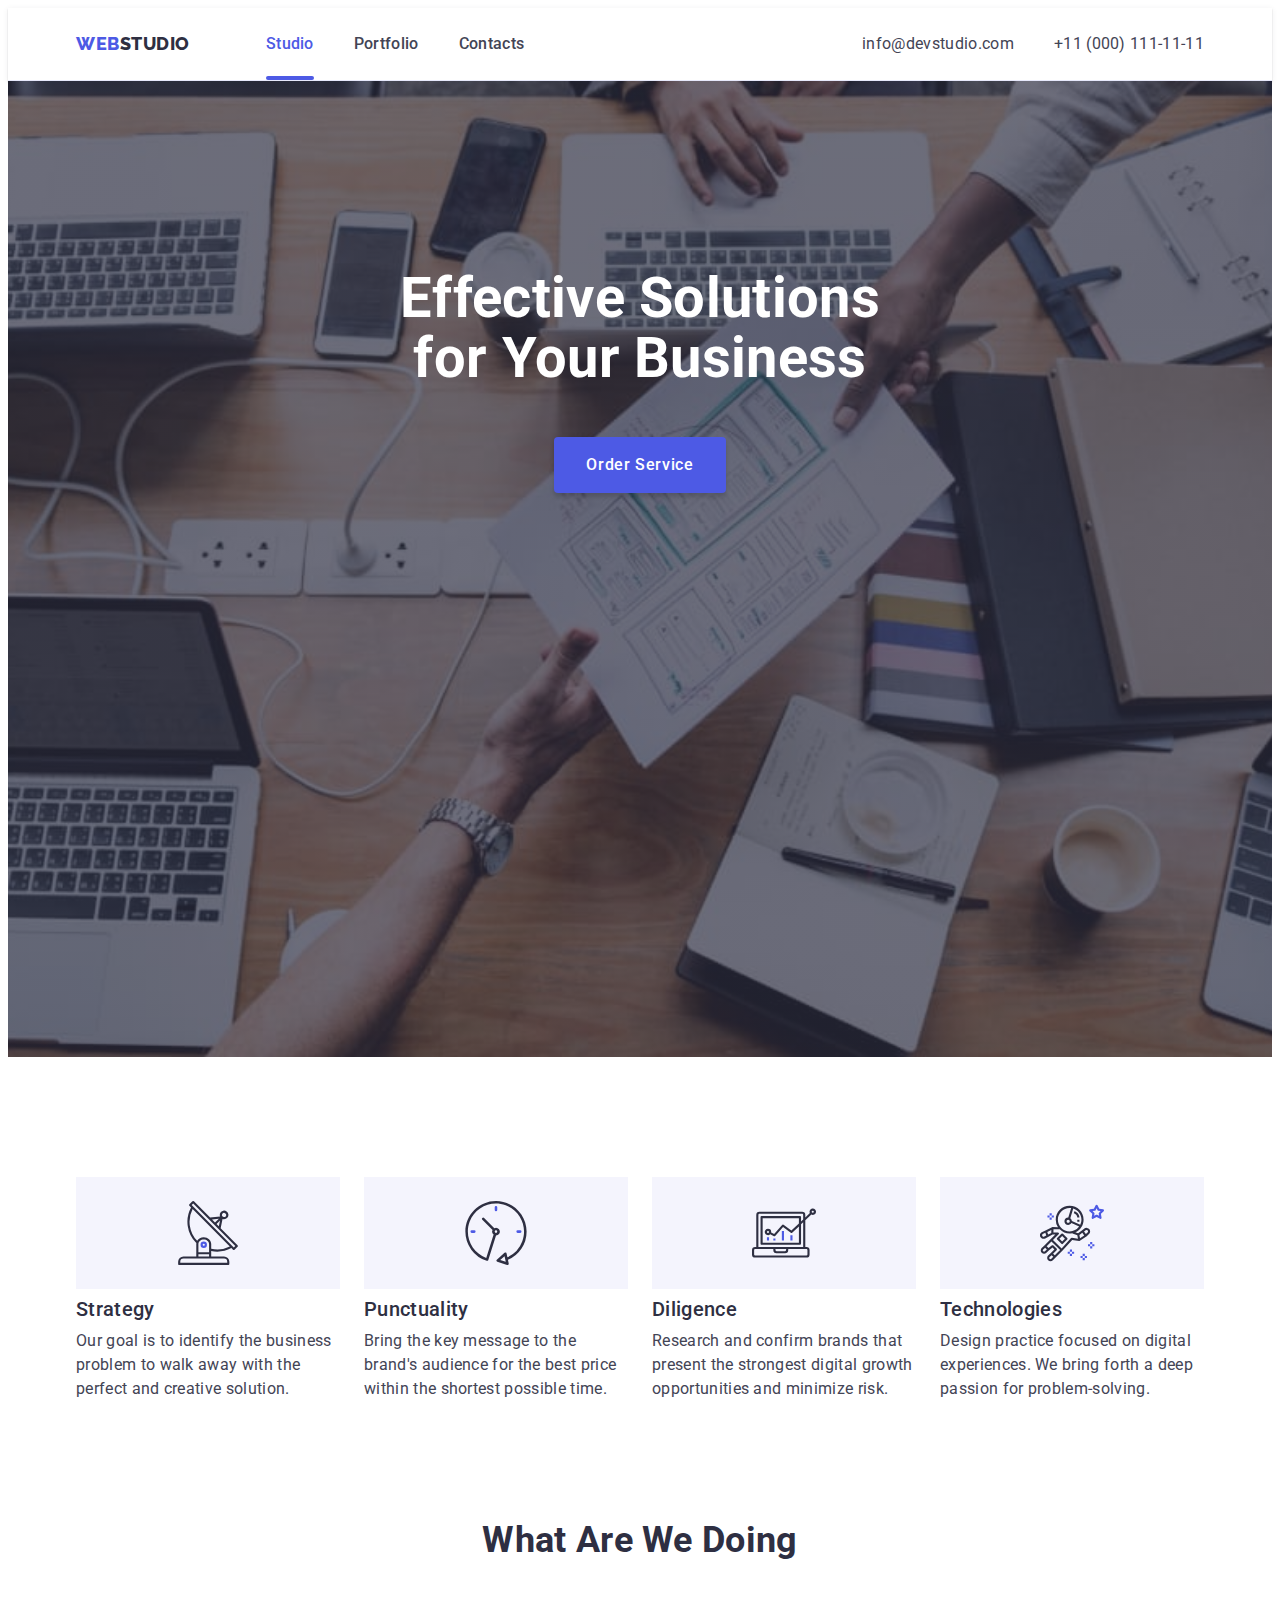
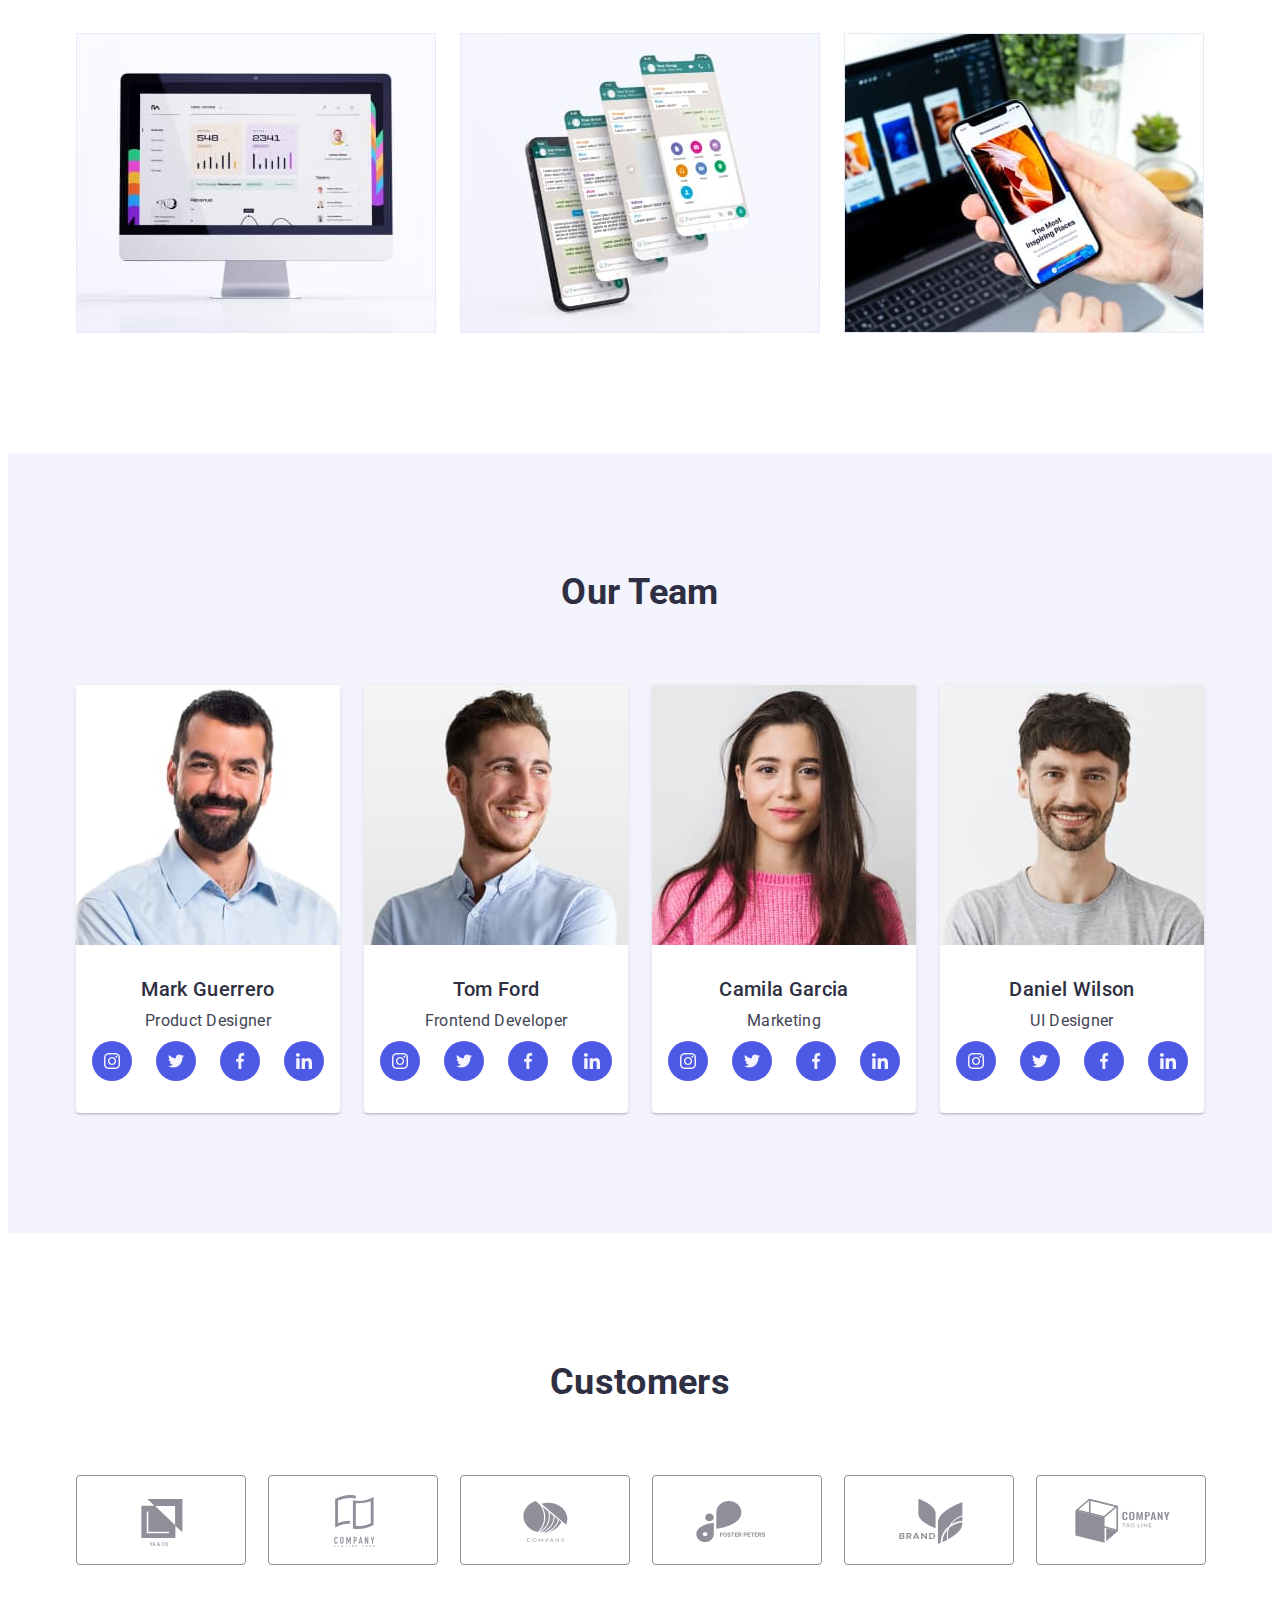
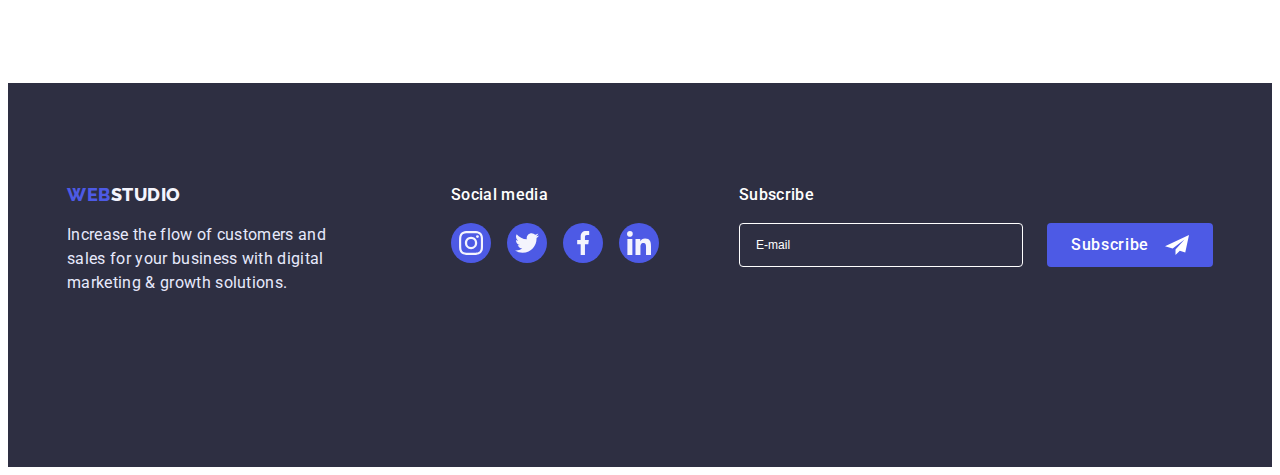
<file: index.html>
<!DOCTYPE html>
<html lang="en">
	<head>
		<meta charset="UTF-8" />
		<meta http-equiv="X-UA-Compatible" content="IE=edge" />
		<meta name="viewport" content="width=device-width, initial-scale=1.0" />
		<title>Web Studio</title>
		<link
			rel="stylesheet"
			href="https://cdnjs.cloudflare.com/ajax/libs/modern-normalize/1.1.0/modern-normalize.min.css"
			integrity="sha512-wpPYUAdjBVSE4KJnH1VR1HeZfpl1ub8YT/NKx4PuQ5NmX2tKuGu6U/JRp5y+Y8XG2tV+wKQpNHVUX03MfMFn9Q=="
			crossorigin="anonymous"
			referrerpolicy="no-referrer"
		/>
		<link rel="preconnect" href="https://fonts.googleapis.com" />
		<link rel="preconnect" href="https://fonts.gstatic.com" crossorigin />
		<link
			href="https://fonts.googleapis.com/css2?family=Raleway:wght@800&family=Roboto:wght@400;500;700&display=swap"
			rel="stylesheet"
		/>
		<link rel="stylesheet" href="./css/styles.css" />
		<link rel="stylesheet" href="./css/mobile.css" />
		<link rel="stylesheet" href="./css/tablet.css" />
		<link rel="stylesheet" href="./css/desktop.css" />
	</head>

	<body>
		<!--Header-->
		<header class="header">
			<div class="header-container container">
				<a href="./index.html" class="header-logo logo"><span class="logo-accent">Web</span>Studio</a>
				<button type="button" class="header-btn-mobile js-open-menu" aria-expanded="false" aria-controls="mobile-menu">
					<svg class="header-mobile-burger-icon" width="32" height="22">
						<use href="./images/icons.svg#icon-burger-menu"></use>
					</svg>
				</button>

				<nav class="header-navigation">
					<ul class="header-list list">
						<li class="header-item"><a href="./index.html" class="header-link link active">Studio</a></li>
						<li class="header-item"><a href="./portfolio.html" class="header-link link">Portfolio</a></li>
						<li class="header-item"><a href="" class="header-link link">Contacts</a></li>
					</ul>
				</nav>
				<address class="header-contacts">
					<ul class="header-contacts-list list">
						<li class="header-contacts-item"
							><a href="mailto:info@devstudio.com" class="header-contacts-mail link">info@devstudio.com</a>
						</li>
						<li class="header-contacts-item"
							><a href="tel:+110001111111" class="header-contacts-tel link">+11 (000) 111-11-11</a>
						</li>
					</ul>
				</address>
			</div>
		</header>

		<main>
			<!--Hero-->
			<section class="hero">
				<div class="container">
					<h1 class="hero-title">Effective Solutions for Your Business</h1>
					<button type="button" class="hero-btn btn" data-modal-open>Order Service</button>
				</div>
			</section>

			<!--Benefits-->
			<section class="benefits">
				<div class="container benefits-container">
					<h2 class="visually-hidden">Benefits of the company</h2>
					<ul class="benefits-list list">
						<li class="benefits-item">
							<div class="benefits-icon">
								<svg class="benefits-icon-item" width="64" height="64">
									<use href="images/icons.svg#icon-antenna"></use>
								</svg>
							</div>
							<h3 class="benefits-subtitle subtitle">Strategy</h3>
							<p class="benefits-text text"
								>Our goal is to identify the business problem to walk away with the perfect and creative solution.</p
							>
						</li>

						<li class="benefits-item">
							<div class="benefits-icon">
								<svg class="benefits-icon-item" width="64" height="64">
									<use href="images/icons.svg#icon-clock"></use>
								</svg>
							</div>
							<h3 class="benefits-subtitle subtitle">Punctuality</h3>
							<p class="benefits-text text"
								>Bring the key message to the brand's audience for the best price within the shortest possible time.</p
							>
						</li>

						<li class="benefits-item">
							<div class="benefits-icon">
								<svg class="benefits-icon-item" width="64" height="64">
									<use href="images/icons.svg#icon-diagram"></use>
								</svg>
							</div>
							<h3 class="benefits-subtitle subtitle">Diligence</h3>
							<p class="benefits-text text"
								>Research and confirm brands that present the strongest digital growth opportunities and minimize
								risk.</p
							>
						</li>

						<li class="benefits-item">
							<div class="benefits-icon">
								<svg class="benefits-icon-item" width="64" height="64">
									<use href="images/icons.svg#icon-astronaut"></use>
								</svg>
							</div>
							<h3 class="benefits-subtitle subtitle">Technologies</h3>
							<p class="benefits-text text"
								>Design practice focused on digital experiences. We bring forth a deep passion for problem-solving.</p
							>
						</li>
					</ul>
				</div>
			</section>

			<!--About section-->
			<section class="about">
				<div class="container">
					<h2 class="about-title title">What are we doing</h2>
					<ul class="about-list list">
						<li class="about-item">
							<img
								srcset="./images/section-2-img-1-360.jpg 1x, ./images/section-2-img-1-720.jpg 2x"
								src="./images/section-2-img-1-360.jpg"
								width="360"
								height="300"
								alt="computer"
							/>
						</li>
						<li class="about-item">
							<img
								srcset="./images/section-2-img-2-360.jpg 1x, ./images/section-2-img-2-720.jpg 2x"
								src="./images/section-2-img-2-360.jpg"
								width="360"
								height="300"
								alt="mobile phone"
							/>
						</li>
						<li class="about-item">
							<img
								srcset="./images/section-2-img-3-360.jpg 1x, ./images/section-2-img-3-720.jpg 2x"
								src="./images/section-2-img-3-360.jpg"
								width="360"
								height="300"
								alt="computer and mobile phone"
							/>
						</li>
					</ul>
				</div>
			</section>

			<!--Section Team-->
			<section class="team">
				<div class="container">
					<h2 class="team-title title">Our Team</h2>
					<ul class="team-list list">
						<li class="team-item">
							<img
								srcset="./images/section-3-mark-guerrero-264.jpg 1x, ./images/section-3-mark-guerrero-528.jpg 2x"
								src="./images/section-3-mark-guerrero-264.jpg"
								width="264"
								height="260"
								alt="employee's foto"
							/>
							<div class="team-content">
								<h3 class="team-subtitle subtitle">Mark Guerrero</h3>
								<p class="team-text text">Product Designer</p>
								<ul class="team-social-list list">
									<li class="team-social-item">
										<a href="" class="team-social-link link">
											<svg class="team-social-icon" width="16" height="16">
												<use href="./images/icons.svg#icon-instagram"></use>
											</svg>
										</a>
									</li>
									<li class="team-social-item">
										<a href="" class="team-social-link link">
											<svg class="team-social-icon" width="16" height="16">
												<use href="./images/icons.svg#icon-twitter"></use>
											</svg>
										</a>
									</li>
									<li class="team-social-item">
										<a href="" class="team-social-link link">
											<svg class="team-social-icon" width="16" height="16">
												<use href="./images/icons.svg#icon-facebook"></use>
											</svg>
										</a>
									</li>
									<li class="team-social-item">
										<a href="" class="team-social-link link">
											<svg class="team-social-icon" width="16" height="16">
												<use href="./images/icons.svg#icon-linkedin"></use>
											</svg>
										</a>
									</li>
								</ul>
							</div>
						</li>
						<li class="team-item">
							<img
								srcset="./images/section-3-tom-ford-264.jpg 1x, ./images/section-3-tom-ford-528.jpg 2x"
								src="./images/section-3-tom-ford-264.jpg"
								width="264"
								height="260"
								alt="employee's foto"
							/>
							<div class="team-content">
								<h3 class="team-subtitle subtitle">Tom Ford</h3>
								<p class="team-text text">Frontend Developer</p>
								<ul class="team-social-list list">
									<li class="team-social-item">
										<a href="" class="team-social-link link">
											<svg class="team-social-icon" width="16" height="16">
												<use href="./images/icons.svg#icon-instagram"></use>
											</svg>
										</a>
									</li>
									<li class="team-social-item">
										<a href="" class="team-social-link link">
											<svg class="team-social-icon" width="16" height="16">
												<use href="./images/icons.svg#icon-twitter"></use>
											</svg>
										</a>
									</li>
									<li class="team-social-item">
										<a href="" class="team-social-link link">
											<svg class="team-social-icon" width="16" height="16">
												<use href="./images/icons.svg#icon-facebook"></use>
											</svg>
										</a>
									</li>
									<li class="team-social-item">
										<a href="" class="team-social-link link">
											<svg class="team-social-icon" width="16" height="16">
												<use href="./images/icons.svg#icon-linkedin"></use>
											</svg>
										</a>
									</li>
								</ul>
							</div>
						</li>
						<li class="team-item">
							<img
								srcset="./images/section-3-camila-garcia-264.jpg 1x, ./images/section-3-camila-garcia-528.jpg 2x"
								src="./images/section-3-camila-garcia-264.jpg"
								width="264"
								height="260"
								alt="employee's foto"
							/>
							<div class="team-content">
								<h3 class="team-subtitle subtitle">Camila Garcia</h3>
								<p class="team-text text">Marketing</p>
								<ul class="team-social-list list">
									<li class="team-social-item">
										<a href="" class="team-social-link link">
											<svg class="team-social-icon" width="16" height="16">
												<use href="./images/icons.svg#icon-instagram"></use>
											</svg>
										</a>
									</li>
									<li class="team-social-item">
										<a href="" class="team-social-link link">
											<svg class="team-social-icon" width="16" height="16">
												<use href="./images/icons.svg#icon-twitter"></use>
											</svg>
										</a>
									</li>
									<li class="team-social-item">
										<a href="" class="team-social-link link">
											<svg class="team-social-icon" width="16" height="16">
												<use href="./images/icons.svg#icon-facebook"></use>
											</svg>
										</a>
									</li>
									<li class="team-social-item">
										<a href="" class="team-social-link link">
											<svg class="team-social-icon" width="16" height="16">
												<use href="./images/icons.svg#icon-linkedin"></use>
											</svg>
										</a>
									</li>
								</ul>
							</div>
						</li>
						<li class="team-item">
							<img
								srcset="./images/section-3-daniel-wilson-264.jpg 1x, ./images/section-3-daniel-wilson-528.jpg 2x"
								src="./images/section-3-daniel-wilson-264.jpg"
								width="264"
								height="260"
								alt="employee's foto"
							/>
							<div class="team-content">
								<h3 class="team-subtitle subtitle">Daniel Wilson</h3>
								<p class="team-text text">UI Designer</p>
								<ul class="team-social-list list">
									<li class="team-social-item">
										<a href="" class="team-social-link link">
											<svg class="team-social-icon" width="16" height="16">
												<use href="./images/icons.svg#icon-instagram"></use>
											</svg>
										</a>
									</li>
									<li class="team-social-item">
										<a href="" class="team-social-link link">
											<svg class="team-social-icon" width="16" height="16">
												<use href="./images/icons.svg#icon-twitter"></use>
											</svg>
										</a>
									</li>
									<li class="team-social-item">
										<a href="" class="team-social-link link">
											<svg class="team-social-icon" width="16" height="16">
												<use href="./images/icons.svg#icon-facebook"></use>
											</svg>
										</a>
									</li>
									<li class="team-social-item">
										<a href="" class="team-social-link link">
											<svg class="team-social-icon" width="16" height="16">
												<use href="./images/icons.svg#icon-linkedin"></use>
											</svg>
										</a>
									</li>
								</ul>
							</div>
						</li>
					</ul>
				</div>
			</section>

			<!-- Customers -->
			<section class="customers">
				<div class="container">
					<h2 class="customers-title title">Customers</h2>
					<ul class="customers-list list">
						<li class="customers-item">
							<a href="" class="customers-link link">
								<svg class="customers-icon" width="104" height="56">
									<use href="./images/icons.svg#icon-logo-1"></use>
								</svg>
							</a>
						</li>
						<li class="customers-item">
							<a href="" class="customers-link link">
								<svg class="customers-icon" width="104" height="56">
									<use href="./images/icons.svg#icon-logo-2"></use>
								</svg>
							</a>
						</li>
						<li class="customers-item">
							<a href="" class="customers-link link">
								<svg class="customers-icon" width="104" height="56">
									<use href="./images/icons.svg#icon-logo-3"></use>
								</svg>
							</a>
						</li>
						<li class="customers-item">
							<a href="" class="customers-link link">
								<svg class="customers-icon" width="104" height="56">
									<use href="./images/icons.svg#icon-logo-4"></use>
								</svg>
							</a>
						</li>
						<li class="customers-item">
							<a href="" class="customers-link link">
								<svg class="customers-icon" width="104" height="56">
									<use href="./images/icons.svg#icon-logo-5"></use>
								</svg>
							</a>
						</li>
						<li class="customers-item">
							<a href="" class="customers-link link">
								<svg class="customers-icon" width="104" height="56">
									<use href="./images/icons.svg#icon-logo-6"></use>
								</svg>
							</a>
						</li>
					</ul>
				</div>
			</section>
		</main>

		<!--Footer-->
		<footer class="footer">
			<div class="container footer-container">
				<div class="footer-text footer-flex">
					<a href="./index.html" class="footer-logo logo"><span class="logo-accent">Web</span>Studio</a>
					<p class="footer-tagline"
						>Increase the flow of customers and sales for your business with digital marketing & growth solutions.</p
					>
				</div>
				<div class="footer-social footer-flex">
					<p class="footer-social-title">Social media</p>
					<ul class="footer-social-list list">
						<li class="footer-social-item">
							<a href="" class="footer-social-link link">
								<svg class="footer-social-icon" width="24" height="24">
									<use href="./images/icons.svg#icon-instagram"></use>
								</svg>
							</a>
						</li>
						<li class="footer-social-item">
							<a href="" class="footer-social-link link">
								<svg class="footer-social-icon" width="24" height="24">
									<use href="./images/icons.svg#icon-twitter"></use>
								</svg>
							</a>
						</li>
						<li class="footer-social-item">
							<a href="" class="footer-social-link link">
								<svg class="footer-social-icon" width="24" height="24">
									<use href="./images/icons.svg#icon-facebook"></use>
								</svg>
							</a>
						</li>
						<li class="footer-social-item">
							<a href="" class="footer-social-link link">
								<svg class="footer-social-icon" width="24" height="24">
									<use href="./images/icons.svg#icon-linkedin"></use>
								</svg>
							</a>
						</li>
					</ul>
				</div>
				<div class="footer-subscribe footer-flex">
					<p class="footer-form-title">Subscribe</p>
					<form class="footer-form">
						<input type="email" class="footer-form-input" name="email" placeholder="E-mail" required />
						<button type="submit" class="footer-form-btn btn">
							Subscribe
							<svg class="footer-form-icon" width="24" height="24">
								<use href="./images/icons.svg#icon-letter"></use>
							</svg>
						</button>
					</form>
				</div>
			</div>
		</footer>

		<!-- Modal Form is-hidden-->
		<div class="backdrop is-hidden" data-modal>
			<div class="modal">
				<button type="button" class="model-close" data-modal-close>
					<svg class="close-icon" width="8" height="8">
						<use href="./images/icons.svg#icon-close-button"></use>
					</svg>
				</button>
				<p class="modal-title">Leave your contacts and we will call you back</p>
				<form class="modal-form">
					<label for="name" class="form-label">Name</label>
					<div class="form-control">
						<input type="text" class="form-input" id="name" name="fullname" required />
						<svg class="form-icon" width="18" height="18">
							<use href="./images/icons.svg#icon-person"></use>
						</svg>
					</div>

					<label for="phone" class="form-label">Phone</label>
					<div class="form-control">
						<input type="tel" class="form-input" id="phone" name="phone" required />
						<svg class="form-icon" width="16" height="24">
							<use href="./images/icons.svg#icon-phone"></use>
						</svg>
					</div>

					<label for="email" class="form-label">Email</label>
					<div class="form-control">
						<input type="email" class="form-input" id="email" name="email" required />
						<svg class="form-icon" width="16" height="24">
							<use href="./images/icons.svg#icon-email"></use>
						</svg>
					</div>

					<label for="message" class="form-label">Comment</label>
					<textarea class="form-textarea" id="message" name="message" placeholder="Text input"></textarea>

					<div class="form-group-check">
						<input type="checkbox" class="form-check visually-hidden" id="policy" name="policy" required />
						<label for="policy" class="form-label-check">
							<span>
								<svg class="form-check-icon" width="10" height="8">
									<use href="./images/icons.svg#icon-vector"></use>
								</svg>
							</span>
							I accept the terms and conditions of the
							<a href="" class="policy-link">Privacy Policy</a>
						</label>
					</div>
					<button type="submit" class="form-btn btn">Send</button>
				</form>
			</div>
		</div>

		<!-- Mobile-menu -->
		<div class="mobile-menu js-menu-container" id="mobile-menu">
			<button type="button" class="mobile-close-btn js-close-menu">
				<svg class="mobile-close-icon" width="8" height="8">
					<use href="./images/icons.svg#icon-close-button"></use>
				</svg>
			</button>
			<div class="mobile-menu-nav">
				<nav class="mobile-navigation">
					<ul class="mobile-list list">
						<li class="mobile-item"><a href="./index.html" class="mobile-link link active">Studio</a></li>
						<li class="mobile-item"><a href="./portfolio.html" class="mobile-link link">Portfolio</a></li>
						<li class="mobile-item"><a href="" class="mobile-link link">Contacts</a></li>
					</ul>
				</nav>
				<div class="mobile-address-social">
					<address class="mobile-contacts">
						<ul class="mobile-contacts-list list">
							<li class="mobile-contacts-item"
								><a href="tel:+110001111111" class="mobile-contacts-tel link">+11 (000) 111-11-11</a>
							</li>
							<li class="mobile-contacts-item"
								><a href="mailto:info@devstudio.com" class="mobile-contacts-mail link">info@devstudio.com</a>
							</li>
						</ul>
					</address>
					<ul class="mobile-social-list list">
						<li class="mobile-social-item">
							<a href="" class="mobile-social-link link">
								<svg class="mobile-social-icon" width="24" height="24">
									<use href="./images/icons.svg#icon-instagram"></use>
								</svg>
							</a>
						</li>
						<li class="mobile-social-item">
							<a href="" class="mobile-social-link link">
								<svg class="mobile-social-icon" width="24" height="24">
									<use href="./images/icons.svg#icon-twitter"></use>
								</svg>
							</a>
						</li>
						<li class="mobile-social-item">
							<a href="" class="mobile-social-link link">
								<svg class="mobile-social-icon" width="24" height="24">
									<use href="./images/icons.svg#icon-facebook"></use>
								</svg>
							</a>
						</li>
						<li class="mobile-social-item">
							<a href="" class="mobile-social-link link">
								<svg class="mobile-social-icon" width="24" height="24">
									<use href="./images/icons.svg#icon-linkedin"></use>
								</svg>
							</a>
						</li>
					</ul>
				</div>
			</div>
		</div>
		<script src="./js/modal.js"></script>
		<script src="./js/mobile-menu.js"></script>
	</body>
</html>
</file>
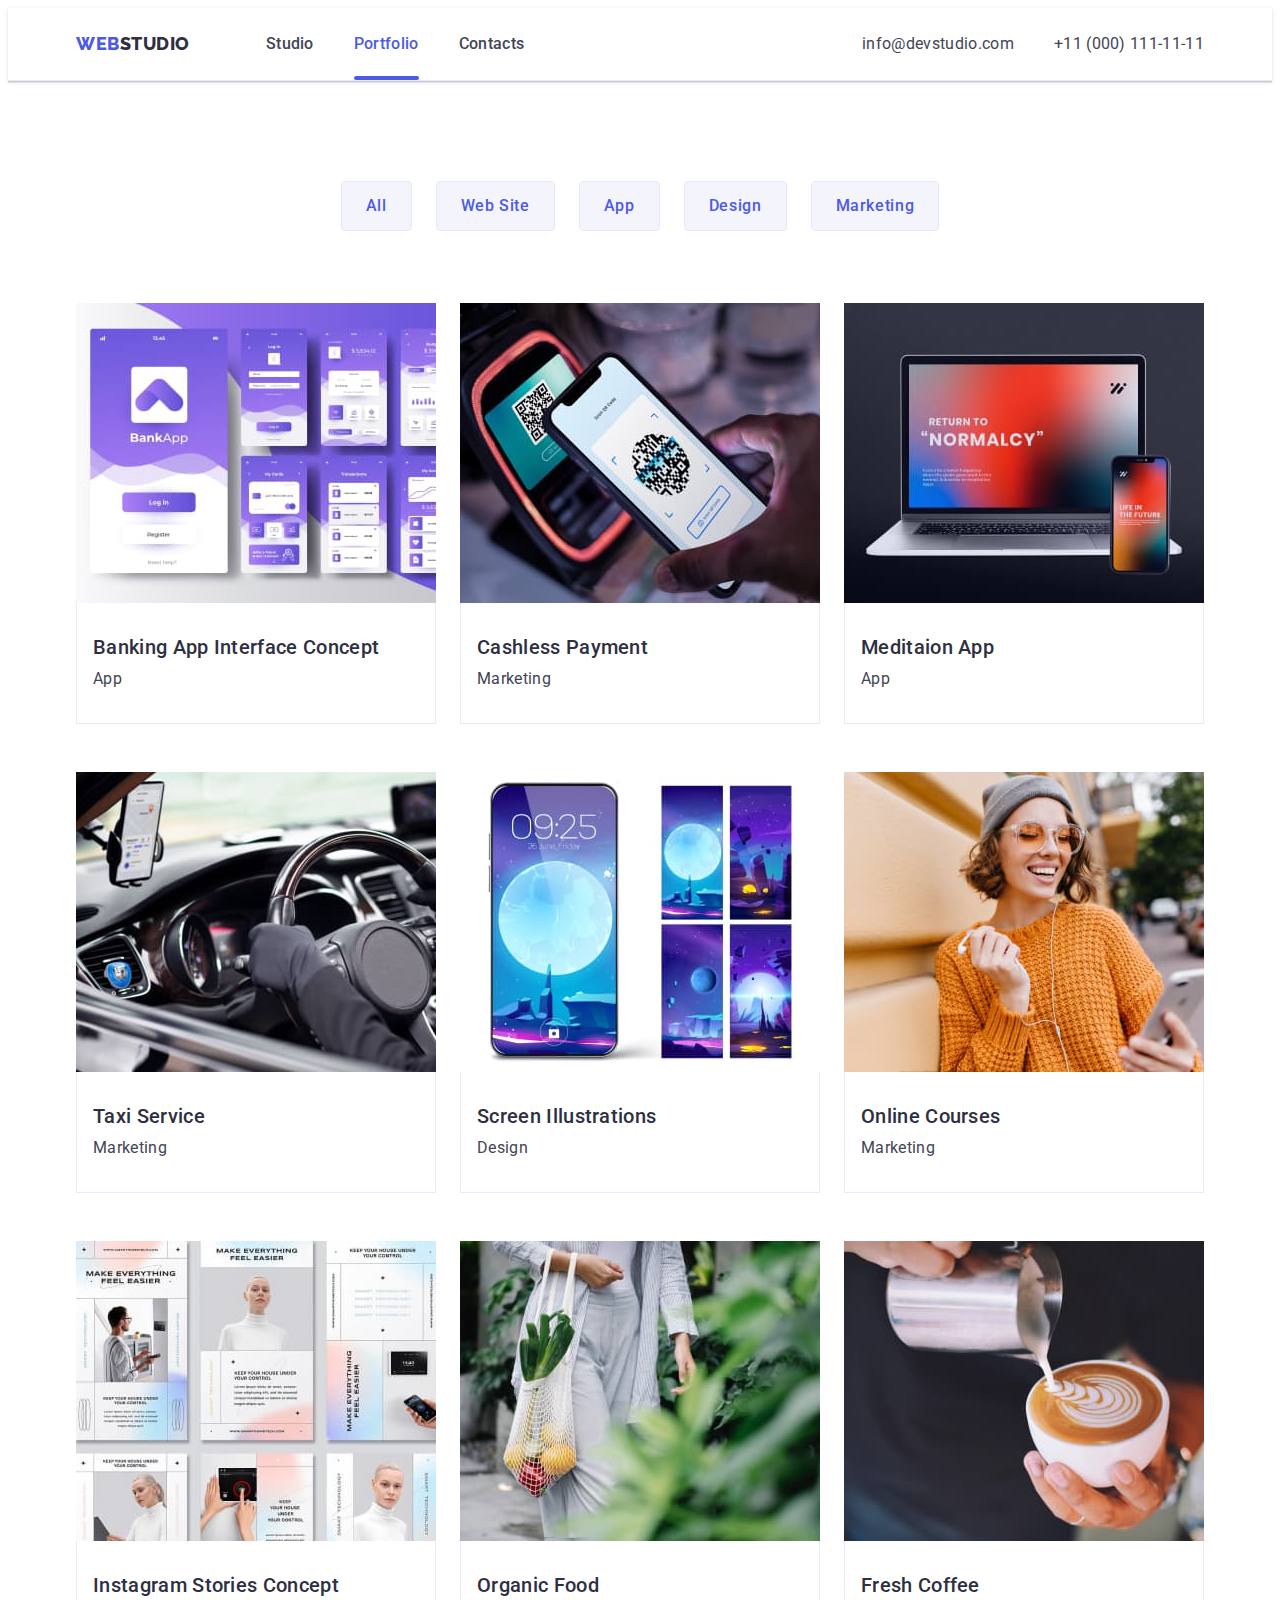
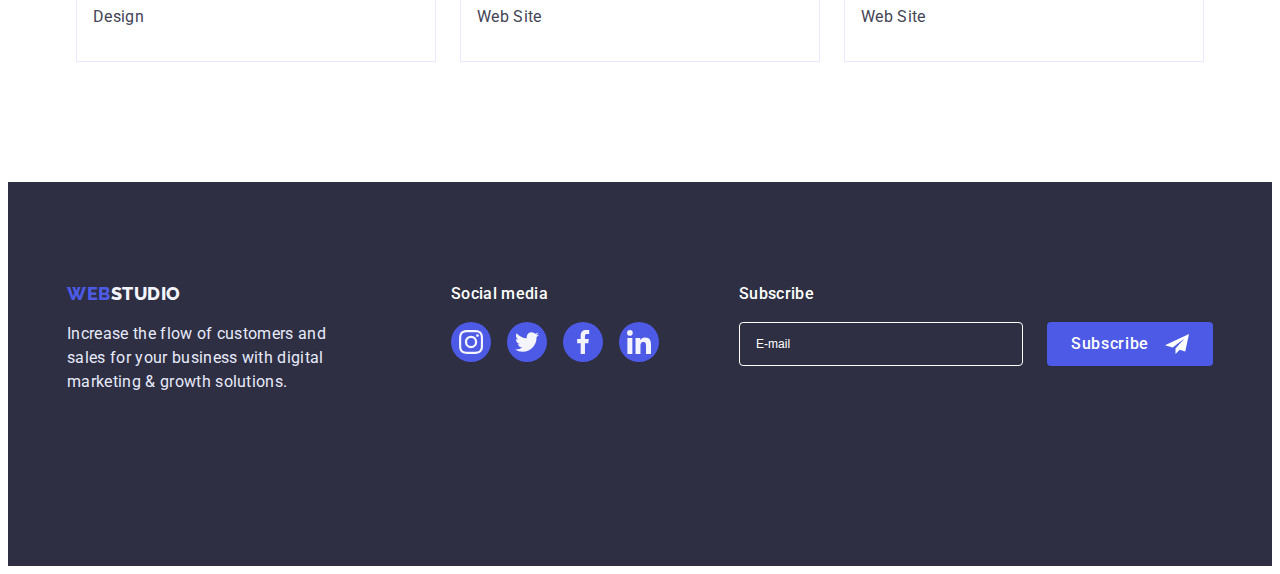
<file: portfolio.html>
<!DOCTYPE html>
<html lang="en">
	<head>
		<meta charset="UTF-8" />
		<meta http-equiv="X-UA-Compatible" content="IE=edge" />
		<meta name="viewport" content="width=device-width, initial-scale=1.0" />
		<title>Web Studio</title>
		<link
			rel="stylesheet"
			href="https://cdnjs.cloudflare.com/ajax/libs/modern-normalize/1.1.0/modern-normalize.min.css"
			integrity="sha512-wpPYUAdjBVSE4KJnH1VR1HeZfpl1ub8YT/NKx4PuQ5NmX2tKuGu6U/JRp5y+Y8XG2tV+wKQpNHVUX03MfMFn9Q=="
			crossorigin="anonymous"
			referrerpolicy="no-referrer"
		/>
		<link rel="preconnect" href="https://fonts.googleapis.com" />
		<link rel="preconnect" href="https://fonts.gstatic.com" crossorigin />
		<link
			href="https://fonts.googleapis.com/css2?family=Raleway:wght@800&family=Roboto:wght@400;500;700&display=swap"
			rel="stylesheet"
		/>
		<link rel="stylesheet" href="./css/styles.css" />
		<link rel="stylesheet" href="./css/mobile.css" />
		<link rel="stylesheet" href="./css/tablet.css" />
		<link rel="stylesheet" href="./css/desktop.css" />
	</head>

	<body>
		<!--Header-->
		<header class="header">
			<div class="header-container container">
				<a href="./index.html" class="header-logo logo"><span class="logo-accent">Web</span>Studio</a>
				<button type="button" class="header-btn-mobile js-open-menu" aria-expanded="false" aria-controls="mobile-menu">
					<svg class="header-mobile-burger-icon" width="32" height="22">
						<use href="./images/icons.svg#icon-burger-menu"></use>
					</svg>
				</button>

				<nav class="header-navigation">
					<ul class="header-list list">
						<li class="header-item"><a href="./index.html" class="header-link link">Studio</a></li>
						<li class="header-item"><a href="./portfolio.html" class="header-link link active">Portfolio</a></li>
						<li class="header-item"><a href="" class="header-link link">Contacts</a></li>
					</ul>
				</nav>
				<address class="header-contacts">
					<ul class="header-contacts-list list">
						<li class="header-contacts-item"
							><a href="mailto:info@devstudio.com" class="header-contacts-mail link">info@devstudio.com</a>
						</li>
						<li class="header-contacts-item"
							><a href="tel:+110001111111" class="header-contacts-tel link">+11 (000) 111-11-11</a>
						</li>
					</ul>
				</address>
			</div>
		</header>

		<main>
			<!--Portfolio -->
			<section class="works">
				<div class="container">
					<h1 class="visually-hidden">Work examples</h1>
					<ul class="works-filter-list list">
						<li class="works-filter-item"><button type="button" class="works-filter-btn btn">All</button></li>
						<li class="works-filter-item"><button type="button" class="works-filter-btn btn">Web Site</button></li>
						<li class="works-filter-item"><button type="button" class="works-filter-btn btn">App</button></li>
						<li class="works-filter-item"><button type="button" class="works-filter-btn btn">Design</button></li>
						<li class="works-filter-item"><button type="button" class="works-filter-btn btn">Marketing</button></li>
					</ul>

					<ul class="works-list list">
						<li class="works-item">
							<a href="" class="works-link link">
								<div class="works-top-wrap">
									<picture>
										<source
											srcset="./images/portfolio/img-1-1x.jpg 1x, ./images/portfolio/img-1-2x.jpg 2x"
											media="(min-width: 1200px)"
										/>
										<source
											srcset="
												./images/portfolio/tablet/img-1-tablet-1x.jpg 1x,
												./images/portfolio/tablet/img-1-tablet-2x.jpg 2x
											"
											media="(min-width: 768px)"
											width="356"
											height="300"
										/>
										<source
											srcset="
												./images/portfolio/mobile/img-1-mob-1x.jpg 1x,
												./images/portfolio/mobile/img-1-mob-2x.jpg 2x
											"
											media="(max-width: 767px)"
											width="396"
											height="280"
										/>
										<img src="./images/portfolio/img-1-1x.jpg" alt="Work exampl" width="360" height="300" />
									</picture>
									<p class="works-text-overlay">
										14 Stylish and User-Friendly App Design Concepts · Task Manager App · Calorie Tracker App · Exotic
										Fruit Ecommerce App · Cloud Storage App
									</p>
								</div>
								<div class="work-content">
									<h2 class="works-subtitle subtitle">Banking App Interface Concept</h2>
									<p class="works-text text">App</p>
								</div>
							</a>
						</li>
						<li class="works-item">
							<a href="" class="works-link link">
								<div class="works-top-wrap">
									<picture>
										<source
											srcset="./images/portfolio/img-2-1x.jpg 1x, ./images/portfolio/img-2-2x.jpg 2x"
											media="(min-width: 1200px)"
										/>
										<source
											srcset="
												./images/portfolio/tablet/img-2-tablet-1x.jpg 1x,
												./images/portfolio/tablet/img-2-tablet-2x.jpg 2x
											"
											media="(min-width: 768px)"
											width="356"
											height="300"
										/>
										<source
											srcset="
												./images/portfolio/mobile/img-2-mob-1x.jpg 1x,
												./images/portfolio/mobile/img-2-mob-2x.jpg 2x
											"
											media="(max-width: 767px)"
											width="396"
											height="280"
										/>
										<img src="./images/portfolio/img-2-1x.jpg" alt="Work exampl" width="360" height="300" />
									</picture>
									<p class="works-text-overlay"
										>14 Stylish and User-Friendly App Design Concepts · Task Manager App · Calorie Tracker App · Exotic
										Fruit Ecommerce App · Cloud Storage App</p
									>
								</div>
								<div class="work-content">
									<h2 class="works-subtitle subtitle">Cashless Payment</h2>
									<p class="works-text text">Marketing</p>
								</div>
							</a>
						</li>
						<li class="works-item">
							<a href="" class="works-link link">
								<div class="works-top-wrap">
									<picture>
										<source
											srcset="./images/portfolio/img-3-1x.jpg 1x, ./images/portfolio/img-3-2x.jpg 2x"
											media="(min-width: 1200px)"
										/>
										<source
											srcset="
												./images/portfolio/tablet/img-3-tablet-1x.jpg 1x,
												./images/portfolio/tablet/img-3-tablet-2x.jpg 2x
											"
											media="(min-width: 768px)"
											width="356"
											height="300"
										/>
										<source
											srcset="
												./images/portfolio/mobile/img-3-mob-1x.jpg 1x,
												./images/portfolio/mobile/img-3-mob-2x.jpg 2x
											"
											media="(max-width: 767px)"
											width="396"
											height="280"
										/>
										<img src="./images/portfolio/img-3-1x.jpg" alt="Work exampl" width="360" height="300" />
									</picture>
									<p class="works-text-overlay"
										>14 Stylish and User-Friendly App Design Concepts · Task Manager App · Calorie Tracker App · Exotic
										Fruit Ecommerce App · Cloud Storage App</p
									>
								</div>
								<div class="work-content">
									<h2 class="works-subtitle subtitle">Meditaion App</h2>
									<p class="works-text text">App</p>
								</div>
							</a>
						</li>
						<li class="works-item">
							<a href="" class="works-link link">
								<div class="works-top-wrap">
									<picture>
										<source
											srcset="./images/portfolio/img-4-1x.jpg 1x, ./images/portfolio/img-4-2x.jpg 2x"
											media="(min-width: 1200px)"
										/>
										<source
											srcset="
												./images/portfolio/tablet/img-4-tablet-1x.jpg 1x,
												./images/portfolio/tablet/img-4-tablet-2x.jpg 2x
											"
											media="(min-width: 768px)"
											width="356"
											height="300"
										/>
										<source
											srcset="
												./images/portfolio/mobile/img-4-mob-1x.jpg 1x,
												./images/portfolio/mobile/img-4-mob-2x.jpg 2x
											"
											media="(max-width: 767px)"
											width="396"
											height="280"
										/>
										<img src="./images/portfolio/img-4-1x.jpg" alt="Work exampl" width="360" height="300" />
									</picture>
									<p class="works-text-overlay"
										>14 Stylish and User-Friendly App Design Concepts · Task Manager App · Calorie Tracker App · Exotic
										Fruit Ecommerce App · Cloud Storage App</p
									>
								</div>
								<div class="work-content">
									<h2 class="works-subtitle subtitle">Taxi Service</h2>
									<p class="works-text text">Marketing</p>
								</div>
							</a>
						</li>
						<li class="works-item">
							<a href="" class="works-link link">
								<div class="works-top-wrap">
									<picture>
										<source
											srcset="./images/portfolio/img-5-1x.jpg 1x, ./images/portfolio/img-5-2x.jpg 2x"
											media="(min-width: 1200px)"
										/>
										<source
											srcset="
												./images/portfolio/tablet/img-5-tablet-1x.jpg 1x,
												./images/portfolio/tablet/img-5-tablet-2x.jpg 2x
											"
											media="(min-width: 768px)"
											width="356"
											height="300"
										/>
										<source
											srcset="
												./images/portfolio/mobile/img-5-mob-1x.jpg 1x,
												./images/portfolio/mobile/img-5-mob-2x.jpg 2x
											"
											media="(max-width: 767px)"
											width="396"
											height="280"
										/>
										<img src="./images/portfolio/img-5-1x.jpg" alt="Work exampl" width="360" height="300" />
									</picture>
									<p class="works-text-overlay"
										>14 Stylish and User-Friendly App Design Concepts · Task Manager App · Calorie Tracker App · Exotic
										Fruit Ecommerce App · Cloud Storage App</p
									>
								</div>
								<div class="work-content">
									<h2 class="works-subtitle subtitle">Screen Illustrations</h2>
									<p class="works-text text">Design</p>
								</div>
							</a>
						</li>
						<li class="works-item">
							<a href="" class="works-link link">
								<div class="works-top-wrap">
									<picture>
										<source
											srcset="./images/portfolio/img-6-1x.jpg 1x, ./images/portfolio/img-6-2x.jpg 2x"
											media="(min-width: 1200px)"
										/>
										<source
											srcset="
												./images/portfolio/tablet/img-6-tablet-1x.jpg 1x,
												./images/portfolio/tablet/img-6-tablet-2x.jpg 2x
											"
											media="(min-width: 768px)"
											width="356"
											height="300"
										/>
										<source
											srcset="
												./images/portfolio/mobile/img-6-mob-1x.jpg 1x,
												./images/portfolio/mobile/img-6-mob-2x.jpg 2x
											"
											media="(max-width: 767px)"
											width="396"
											height="280"
										/>
										<img src="./images/portfolio/img-6-1x.jpg" alt="Work exampl" width="360" height="300" />
									</picture>
									<p class="works-text-overlay"
										>14 Stylish and User-Friendly App Design Concepts · Task Manager App · Calorie Tracker App · Exotic
										Fruit Ecommerce App · Cloud Storage App</p
									>
								</div>
								<div class="work-content">
									<h2 class="works-subtitle subtitle">Online Courses</h2>
									<p class="works-text text">Marketing</p>
								</div>
							</a>
						</li>
						<li class="works-item">
							<a href="" class="works-link link">
								<div class="works-top-wrap">
									<picture>
										<source
											srcset="./images/portfolio/img-7-1x.jpg 1x, ./images/portfolio/img-7-2x.jpg 2x"
											media="(min-width: 1200px)"
										/>
										<source
											srcset="
												./images/portfolio/tablet/img-7-tablet-1x.jpg 1x,
												./images/portfolio/tablet/img-7-tablet-2x.jpg 2x
											"
											media="(min-width: 768px)"
											width="356"
											height="300"
										/>
										<source
											srcset="
												./images/portfolio/mobile/img-7-mob-1x.jpg 1x,
												./images/portfolio/mobile/img-7-mob-2x.jpg 2x
											"
											media="(max-width: 767px)"
											width="396"
											height="280"
										/>
										<img src="./images/portfolio/img-7-1x.jpg" alt="Work exampl" width="360" height="300" />
									</picture>
									<p class="works-text-overlay"
										>14 Stylish and User-Friendly App Design Concepts · Task Manager App · Calorie Tracker App · Exotic
										Fruit Ecommerce App · Cloud Storage App</p
									>
								</div>
								<div class="work-content">
									<h2 class="works-subtitle subtitle">Instagram Stories Concept</h2>
									<p class="works-text text">Design</p>
								</div>
							</a>
						</li>
						<li class="works-item">
							<a href="" class="works-link link">
								<div class="works-top-wrap">
									<picture>
										<source
											srcset="./images/portfolio/img-8-1x.jpg 1x, ./images/portfolio/img-8-2x.jpg 2x"
											media="(min-width: 1200px)"
										/>
										<source
											srcset="
												./images/portfolio/tablet/img-8-tablet-1x.jpg 1x,
												./images/portfolio/tablet/img-8-tablet-2x.jpg 2x
											"
											media="(min-width: 768px)"
											width="356"
											height="300"
										/>
										<source
											srcset="
												./images/portfolio/mobile/img-8-mob-1x.jpg 1x,
												./images/portfolio/mobile/img-8-mob-2x.jpg 2x
											"
											media="(max-width: 767px)"
											width="396"
											height="280"
										/>
										<img src="./images/portfolio/img-8-1x.jpg" alt="Work exampl" width="360" height="300" />
									</picture>
									<p class="works-text-overlay"
										>14 Stylish and User-Friendly App Design Concepts · Task Manager App · Calorie Tracker App · Exotic
										Fruit Ecommerce App · Cloud Storage App</p
									>
								</div>
								<div class="work-content">
									<h2 class="works-subtitle subtitle">Organic Food</h2>
									<p class="works-text text">Web Site</p>
								</div>
							</a>
						</li>
						<li class="works-item">
							<a href="" class="works-link link">
								<div class="works-top-wrap">
									<picture>
										<source
											srcset="./images/portfolio/img-9-1x.jpg 1x, ./images/portfolio/img-9-2x.jpg 2x"
											media="(min-width: 1200px)"
										/>
										<source
											srcset="
												./images/portfolio/tablet/img-9-tablet-1x.jpg 1x,
												./images/portfolio/tablet/img-9-tablet-2x.jpg 2x
											"
											media="(min-width: 768px)"
											width="356"
											height="300"
										/>
										<source
											srcset="
												./images/portfolio/mobile/img-9-mob-1x.jpg 1x,
												./images/portfolio/mobile/img-9-mob-2x.jpg 2x
											"
											media="(max-width: 767px)"
											width="396"
											height="280"
										/>
										<img src="./images/portfolio/img-9-1x.jpg" alt="Work exampl" width="360" height="300" />
									</picture>
									<p class="works-text-overlay"
										>14 Stylish and User-Friendly App Design Concepts · Task Manager App · Calorie Tracker App · Exotic
										Fruit Ecommerce App · Cloud Storage App</p
									>
								</div>
								<div class="work-content">
									<h2 class="works-subtitle subtitle">Fresh Coffee</h2>
									<p class="works-text text">Web Site</p>
								</div>
							</a>
						</li>
					</ul>
				</div>
			</section>
		</main>

		<!--Footer-->
		<footer class="footer">
			<div class="container footer-container">
				<div class="footer-text footer-flex">
					<a href="./index.html" class="footer-logo logo"><span class="logo-accent">Web</span>Studio</a>
					<p class="footer-tagline"
						>Increase the flow of customers and sales for your business with digital marketing & growth solutions.</p
					>
				</div>
				<div class="footer-social footer-flex">
					<p class="footer-social-title">Social media</p>
					<ul class="footer-social-list list">
						<li class="footer-social-item">
							<a href="" class="footer-social-link link">
								<svg class="footer-social-icon" width="24" height="24">
									<use href="./images/icons.svg#icon-instagram"></use>
								</svg>
							</a>
						</li>
						<li class="footer-social-item">
							<a href="" class="footer-social-link link">
								<svg class="footer-social-icon" width="24" height="24">
									<use href="./images/icons.svg#icon-twitter"></use>
								</svg>
							</a>
						</li>
						<li class="footer-social-item">
							<a href="" class="footer-social-link link">
								<svg class="footer-social-icon" width="24" height="24">
									<use href="./images/icons.svg#icon-facebook"></use>
								</svg>
							</a>
						</li>
						<li class="footer-social-item">
							<a href="" class="footer-social-link link">
								<svg class="footer-social-icon" width="24" height="24">
									<use href="./images/icons.svg#icon-linkedin"></use>
								</svg>
							</a>
						</li>
					</ul>
				</div>
				<div class="footer-subscribe footer-flex">
					<p class="footer-form-title">Subscribe</p>
					<form class="footer-form">
						<input type="email" class="footer-form-input" name="email" placeholder="E-mail" required />
						<button type="submit" class="footer-form-btn btn">
							Subscribe
							<svg class="footer-form-icon" width="24" height="24">
								<use href="./images/icons.svg#icon-letter"></use>
							</svg>
						</button>
					</form>
				</div>
			</div>
		</footer>

		<!-- Mobile-menu -->
		<div class="mobile-menu js-menu-container" id="mobile-menu">
			<button type="button" class="mobile-close-btn js-close-menu">
				<svg class="mobile-close-icon" width="8" height="8">
					<use href="./images/icons.svg#icon-close-button"></use>
				</svg>
			</button>
			<div class="mobile-menu-nav">
				<nav class="mobile-navigation">
					<ul class="mobile-list list">
						<li class="mobile-item"><a href="./index.html" class="mobile-link link">Studio</a></li>
						<li class="mobile-item"><a href="./portfolio.html" class="mobile-link link active">Portfolio</a></li>
						<li class="mobile-item"><a href="" class="mobile-link link">Contacts</a></li>
					</ul>
				</nav>
				<div class="mobile-address-social">
					<address class="mobile-contacts">
						<ul class="mobile-contacts-list list">
							<li class="mobile-contacts-item"
								><a href="tel:+110001111111" class="mobile-contacts-tel link">+11 (000) 111-11-11</a>
							</li>
							<li class="mobile-contacts-item"
								><a href="mailto:info@devstudio.com" class="mobile-contacts-mail link">info@devstudio.com</a>
							</li>
						</ul>
					</address>
					<ul class="mobile-social-list list">
						<li class="mobile-social-item">
							<a href="" class="mobile-social-link link">
								<svg class="mobile-social-icon" width="24" height="24">
									<use href="./images/icons.svg#icon-instagram"></use>
								</svg>
							</a>
						</li>
						<li class="mobile-social-item">
							<a href="" class="mobile-social-link link">
								<svg class="mobile-social-icon" width="24" height="24">
									<use href="./images/icons.svg#icon-twitter"></use>
								</svg>
							</a>
						</li>
						<li class="mobile-social-item">
							<a href="" class="mobile-social-link link">
								<svg class="mobile-social-icon" width="24" height="24">
									<use href="./images/icons.svg#icon-facebook"></use>
								</svg>
							</a>
						</li>
						<li class="mobile-social-item">
							<a href="" class="mobile-social-link link">
								<svg class="mobile-social-icon" width="24" height="24">
									<use href="./images/icons.svg#icon-linkedin"></use>
								</svg>
							</a>
						</li>
					</ul>
				</div>
			</div>
		</div>
		<script src="./js/mobile-menu.js"></script>
	</body>
</html>
</file>
<file: css/styles.css>
:root {
	--primary-color: #2e2f42;
	--text-color: #434455;
	--title-color: #2e2f42;
	--accent-color: #4d5ae5;
	--border-color: #e7e9fc;
	--pressed-state: #404bbf;
	--main-gap: 24px;
}

h1,
h2,
h3,
h4,
h5,
h6,
p {
	margin: 0;
}

ul {
	padding-left: 0;
	margin-block: 0;
}

img {
	display: block;
	max-width: 100%;
	height: auto;
}

body {
	background-color: #ffffff;
	font-family: "Roboto", sans-serif;
	font-weight: 400;
	font-size: 16px;
	line-height: 1.5;
	letter-spacing: 0.02em;
}

.container {
	max-width: 428px;
	margin: 0 auto;
	padding-left: 16px;
	padding-right: 16px;
}

.list {
	list-style: none;
}

.link {
	text-decoration: none;
}

.title {
	font-weight: 700;
	font-size: 36px;
	line-height: 1.11;
	text-align: center;
	text-transform: capitalize;
	color: var(--title-color);
}

.subtitle {
	font-weight: 500;
	font-size: 20px;
	line-height: 1.2;
	color: var(--title-color);
}

.text {
	color: var(--text-color);
}

.logo {
	font-family: "Raleway", sans-serif;
	font-weight: 800;
	font-size: 18px;
	line-height: 1.33;
	text-decoration: none;
	letter-spacing: 0.03em;
	text-transform: uppercase;
}

.visually-hidden {
	position: absolute;
	width: 1px;
	height: 1px;
	margin: -1px;
	border: 0;
	padding: 0;
	white-space: nowrap;
	clip-path: inset(100%);
	clip: rect(0 0 0 0);
	overflow: hidden;
}

.logo-accent {
	color: var(--accent-color);
}

.btn {
	cursor: pointer;
	font-family: inherit;
	font-weight: 500;
	font-size: 16px;
	line-height: 1.5;
	letter-spacing: 0.04em;
	border: none;
}

/* -----Header----- */
.header {
	border-bottom: 1px solid var(--border-color);
	box-shadow: 0px 2px 1px rgba(46, 47, 66, 0.08), 0px 1px 1px rgba(46, 47, 66, 0.16), 0px 1px 6px rgba(46, 47, 66, 0.08);
}

.header-navigation,
.header-contacts {
	display: none;
}

.header-logo {
	display: block;
	padding-top: 24px;
	padding-bottom: 24px;
	color: var(--title-color);
}

.header-list {
	display: flex;
	gap: 40px;
	margin-left: 76px;

	color: var(--title-color);
}

.header-link {
	display: block;
	padding-top: 24px;
	padding-bottom: 24px;

	font-weight: 500;
	color: var(--text-color);

	position: relative;
	transition: color 250ms cubic-bezier(0.4, 0, 0.2, 1);
}

.header-link.active {
	color: var(--accent-color);
}

.header-link.active::after {
	content: "";
	width: 100%;
	height: 4px;
	background-color: var(--accent-color);
	border-radius: 2px;
	position: absolute;
	left: 0;
	bottom: 0;
}

.header-contacts {
	margin-left: auto;

	font-style: normal;
}

.header-contacts-list {
	display: flex;
	gap: 40px;
}

.header-contacts-mail,
.header-contacts-tel {
	display: block;
	padding-top: 24px;
	padding-bottom: 24px;

	color: var(--text-color);
	transition: color 250ms cubic-bezier(0.4, 0, 0.2, 1);
}

.header-link:focus,
.header-link:hover,
.header-contacts-mail:focus,
.header-contacts-mail:hover,
.header-contacts-tel:focus,
.header-contacts-tel:hover {
	color: var(--accent-color);
}

/*   MOBILE   */

.header-btn-mobile {
	display: flex;
	justify-content: center;
	align-items: center;
	position: absolute;
	top: 24px;
	right: 24px;
	background-color: transparent;
	cursor: pointer;
	border: none;
	color: var(--primary-color);
	outline: none;
}

.header-mobile-burger-icon {
	fill: currentColor;
}

.mobile-menu {
	position: fixed;
	top: 0;
	left: 0;
	width: 100%;
	height: 100vh;
	padding: 80px 0 40px 40px;
	background-color: #ffffff;
	z-index: 999;
	transform: translateX(100%);
	transition: transform 250ms ease-in-out;
}

.mobile-menu.is-open {
	transform: translateX(0);
}

.mobile-close-btn {
	width: 24px;
	height: 24px;
	border-radius: 50%;
	background-color: transparent;
	color: var(--primary-color);
	border: 1px solid rgba(0, 0, 0, 0.1);
	display: flex;
	justify-content: center;
	align-items: center;
	position: absolute;
	top: 24px;
	right: 24px;
	cursor: pointer;
	outline: none;
}

.mobile-close-icon {
	fill: currentColor;
}

.mobile-menu-nav {
	height: 100%;
	display: flex;
	flex-direction: column;
	justify-content: space-between;
}

.mobile-list {
	display: flex;
	flex-direction: column;
	gap: 40px;
}

.mobile-link {
	font-weight: 700;
	font-size: 36px;
	line-height: 1.11;
	color: var(--primary-color);
}

.mobile-link.active {
	color: var(--accent-color);
}

.mobile-contacts {
	margin-bottom: 48px;
}
.mobile-contacts-list {
	display: flex;
	flex-direction: column;
	gap: 40px;
}

.mobile-contacts {
	font-style: normal;
}

.mobile-contacts-tel {
	font-weight: 700;
	font-size: 36px;
	line-height: 1.11;
	color: var(--accent-color);
}

.mobile-contacts-mail {
	font-weight: 500;
	font-size: 20px;
	line-height: 1.2;
	color: var(--text-color);
}

.mobile-social-list {
	display: flex;
	gap: 56px;
}

.mobile-social-item {
	width: 40px;
	height: 40px;
}

.mobile-social-link {
	display: flex;
	justify-content: center;
	align-items: center;
	background-color: var(--accent-color);
	color: #f4f4fd;
	width: 100%;
	height: 100%;
	border-radius: 50%;
}

.mobile-social-icon {
	fill: currentColor;
}

/* -----Hero----- */

.hero {
	padding: 112px 0;
	height: 432px;
	margin-left: auto;
	margin-right: auto;
	text-align: center;

	background-image: linear-gradient(rgba(46, 47, 66, 0.7), rgba(46, 47, 66, 0.7)), url(../images/hero-bkg-mob-1x.jpg);
	background-size: cover;
	background-repeat: no-repeat;
	background-position: center;
}

@media (min-device-pixel-ratio: 2), (min-resolution: 192dpi), (min-resolution: 2dppx) {
	.hero {
		background-image: linear-gradient(rgba(46, 47, 66, 0.7), rgba(46, 47, 66, 0.7)), url(../images/hero-bkg-mob-2x.jpg);
	}
}

.hero-title {
	max-width: 320px;
	margin: auto;
	font-weight: 700;
	font-size: 36px;
	line-height: 1.11;
	color: #ffffff;
	margin-bottom: 72px;
}

.hero-btn {
	min-width: 169px;
	padding: 16px 32px;
	border-radius: 4px;
	background-color: var(--accent-color);
	color: #ffffff;
	box-shadow: 0px 4px 4px rgba(0, 0, 0, 0.15);
	transition: background-color 250ms cubic-bezier(0.4, 0, 0.2, 1);
}

.hero-btn:hover,
.hero-btn:focus {
	background-color: var(--pressed-state);
}

/* -----Benefits----- */

.benefits {
	padding: 96px 0;
}


.benefits-item {
	margin-bottom: 72px;
}

.benefits-item:last-child {
	margin: 0;
}

.benefits-icon {
	display: none;
}

.benefits-subtitle {
	font-weight: 700;
	font-size: 36px;
	line-height: 1.11;
	margin-bottom: 8px;
	text-align: center;
}

.benefits-text {
	font-weight: 500;
	font-size: 16px;
	line-height: 1.5;
}

/* -----About section----- */

.about {
	display: none;
}

.about-title {
	margin-bottom: 72px;
}

.about-list {
	display: flex;
	flex-wrap: wrap;
	justify-content: center;
	gap: var(--main-gap);
}

/* -----Section Team----- */

.team {
	padding: 96px 0;

	background-color: #f4f4fd;
}

.team-title {
	margin-bottom: 72px;
}

.team-item {
	max-width: 264px;
	margin: 0 auto 72px;
	background-color: #ffffff;
	box-shadow: 0px 1px 6px rgba(46, 47, 66, 0.08), 0px 1px 1px rgba(46, 47, 66, 0.16), 0px 2px 1px rgba(46, 47, 66, 0.08);
	border-radius: 0px 0px 4px 4px;
}

.team-item:last-child {
	margin-bottom: 0;
}

.team-content {
	padding: 32px 0;
}

.team-subtitle {
	margin-bottom: 8px;

	text-align: center;
	color: var(--title-color);
}

.team-text {
	margin-bottom: 8px;
	text-align: center;
}

.team-social-list {
	display: flex;
	justify-content: center;
	gap: var(--main-gap);
}

.team-social-item {
	width: 40px;
	height: 40px;
}

.team-social-link {
	display: flex;
	justify-content: center;
	align-items: center;
	background-color: var(--accent-color);
	color: #f4f4fd;
	width: 100%;
	height: 100%;
	border-radius: 50%;
	transition: background-color 250ms cubic-bezier(0.4, 0, 0.2, 1);
}

.team-social-link:is(:hover, :focus) {
	background-color: var(--pressed-state);
}

.team-social-icon {
	fill: currentColor;
}

/* -----Customers----- */

.customers {
	padding: 96px 0;
}

.customers-title {
	margin-bottom: 72px;
}

.customers-list {
	display: flex;
	justify-content: center;
	flex-wrap: wrap;
	gap: 72px 16px;
}

.customers-item {
	width: calc((100% - 16px) / 2);
	height: 88px;
}

.customers-link {
	display: flex;
	justify-content: center;
	align-items: center;
	width: 100%;
	height: 100%;

	color: #8e8f99;
	border: 1px solid #8e8f99;
	border-radius: 4px;
	transition: color 250ms cubic-bezier(0.4, 0, 0.2, 1), border-color 250ms cubic-bezier(0.4, 0, 0.2, 1);
}

.customers-link:is(:hover, :focus) {
	color: var(--accent-color);
	border-color: var(--accent-color);
}

.customers-icon {
	fill: currentColor;
}

/* -----Footer----- */

.footer {
	padding: 96px 0;

	background-color: var(--primary-color);
}

.footer-text {
	margin-bottom: 72px;
}

.footer-logo {
	display: flex;
	justify-content: center;
	margin-bottom: 16px;
	color: #f4f4fd;
}

.footer-tagline {
	margin: 0 auto;
	max-width: 264px;
	color: #e7e9fc;
}

.footer-social {
	margin-bottom: 72px;
}

.footer-social-title {
	display: flex;
	justify-content: center;
	margin-bottom: 16px;
	font-weight: 500;
	color: #ffffff;
	margin-bottom: 16px;
}

.footer-social-list {
	display: flex;
	justify-content: center;
	gap: 16px;
}

.footer-social-item {
	width: 40px;
	height: 40px;
}

.footer-social-link {
	display: flex;
	justify-content: center;
	align-items: center;
	background-color: var(--accent-color);
	color: #f4f4fd;
	width: 100%;
	height: 100%;
	border-radius: 50%;
	transition: background-color 250ms cubic-bezier(0.4, 0, 0.2, 1);
}

.footer-social-link:is(:hover, :focus) {
	background-color: #31d0aa;
}

.footer-social-icon {
	fill: currentColor;
}

.footer-form-title {
	display: flex;
	justify-content: center;
	margin-bottom: 16px;
	font-weight: 500;
	color: #ffffff;
}
.footer-form-input {
	margin-bottom: 16px;
	width: 100%;
	height: 40px;
	background: none;
	border: 1px solid #ffffff;
	border-radius: 4px;
	padding-left: 16px;
	color: #ffffff;
	font-size: 12px;
	line-height: 2;
	outline: none;
}

.footer-form-input::placeholder {
	color: #ffffff;
}

.footer-form-btn {
	margin: 0 auto;
	padding: 8px 24px;
	border-radius: 4px;
	background-color: var(--accent-color);
	color: #ffffff;
	display: flex;
	align-items: center;
	transition: background-color 250ms cubic-bezier(0.4, 0, 0.2, 1);
}

.footer-form-btn:is(:hover, :focus) {
	background-color: var(--pressed-state);
}

.footer-form-icon {
	margin-left: 16px;
	fill: currentColor;
}

/* -----Portfolio----- */

.works {
	padding: 48px 0;
}

.works-filter-list {
	display: flex;
	flex-wrap: wrap;
	gap: 16px 24px;
	margin-bottom: 48px;
}

.works-filter-btn {
	padding: 12px 24px;
	border-radius: 4px;

	color: var(--accent-color);
	background: #f4f4fd;
	border: 1px solid var(--border-color);
	flex: none;
	order: 4;
	flex-grow: 0;
	transition: background-color 250ms cubic-bezier(0.4, 0, 0.2, 1), border-color 250ms cubic-bezier(0.4, 0, 0.2, 1),
		box-shadow 250ms cubic-bezier(0.4, 0, 0.2, 1), color 250ms cubic-bezier(0.4, 0, 0.2, 1);
}

.works-filter-btn:hover,
.works-filter-btn:focus {
	background-color: var(--pressed-state);
	border-color: var(--accent-color);
	box-shadow: 0px 3px 1px rgba(0, 0, 0, 0.1), 0px 2px 1px rgba(0, 0, 0, 0.08), 0px 2px 2px rgba(0, 0, 0, 0.12);
	color: #ffffff;
}

.works-list {
	display: block;
	margin: 0 auto;
}

.works-item {
	margin: 0 auto 48px;
}

.works-item:last-child {
	margin-bottom: 0;
}

.works-link {
	display: block;
	transition: box-shadow 250ms cubic-bezier(0.4, 0, 0.2, 1);
}

.works-top-wrap {
	position: relative;
	overflow: hidden;
}

.works-text-overlay {
	color: #f4f4fd;
	background-color: var(--accent-color);
	padding: 40px 32px 0;
	position: absolute;
	top: 0;
	left: 0;
	width: 100%;
	height: 100%;
	transform: translateY(100%);
	transition: transform 250ms cubic-bezier(0.4, 0, 0.2, 1);
	overflow: auto;
}

.work-content {
	border: 1px solid var(--border-color);
	border-top: 0;
	padding: 32px 16px;
}

.works-subtitle {
	margin-bottom: 8px;
}

.works-text {
	color: var(--text-color);
}

.works-link:is(:hover, :focus) {
	box-shadow: 0px 1px 6px rgba(46, 47, 66, 0.08), 0px 1px 1px rgba(46, 47, 66, 0.16), 0px 2px 1px rgba(46, 47, 66, 0.08);
}

.works-link:is(:hover, :focus) .works-text-overlay {
	transform: translateY(0);
}

/* -----Modal Form----- */

.backdrop {
	width: 100%;
	height: 100%;
	background-color: rgba(46, 47, 66, 0.4);
	position: fixed;
	top: 0;
	left: 0;
	transition: visibility 250ms cubic-bezier(0.4, 0, 0.2, 1), opacity 250ms cubic-bezier(0.4, 0, 0.2, 1);
}

.modal {
	width: 392px;
	height: 586px;
	padding: 72px 16px 24px;
	background-color: #fcfcfc;
	box-shadow: 0px 1px 1px rgba(0, 0, 0, 0.14), 0px 1px 3px rgba(0, 0, 0, 0.12), 0px 2px 1px rgba(0, 0, 0, 0.2);
	border-radius: 4px;
	position: absolute;
	top: 50%;
	left: 50%;
	transform: translate(-50%, -50%) scale(1);
	transition: transform 250ms cubic-bezier(0.4, 0, 0.2, 1);
}

.model-close {
	width: 24px;
	height: 24px;
	border-radius: 50%;
	background-color: var(--border-color);
	color: var(--primary-color);
	border: 1px solid rgba(0, 0, 0, 0.1);
	display: flex;
	justify-content: center;
	align-items: center;
	position: absolute;
	top: 24px;
	right: 24px;
	cursor: pointer;
	transition: color 250ms cubic-bezier(0.4, 0, 0.2, 1), background-color 250ms cubic-bezier(0.4, 0, 0.2, 1);
}

.model-close:is(:hover, :focus) {
	color: #ffffff;
	background-color: var(--pressed-state);
}

.close-icon {
	fill: currentColor;
}

.is-hidden {
	opacity: 0;
	visibility: hidden;
	pointer-events: none;
}

.backdrop.is-hidden .modal {
	transform: translate(-50%, -50%) scale(0);
}

.modal-title {
	font-weight: 500;
	color: var(--title-color);
	text-align: center;
	margin-bottom: 16px;
}

.form-label {
	color: #8e8f99;
	font-size: 12px;
	line-height: 1.17;
	letter-spacing: 0.01em;
	margin-bottom: 4px;
	display: block;
}

.form-control {
	position: relative;
	color: var(--title-color);
	margin-bottom: 8px;
}

.form-input {
	width: 100%;
	height: 40px;
	border: 1px solid rgba(33, 33, 33, 0.2);
	border-radius: 4px;
	padding: 11px 0;
	padding-left: 38px;
	transition: border-color 250ms cubic-bezier(0.4, 0, 0.2, 1);
	outline: none;
}

.form-icon {
	position: absolute;
	left: 16px;
	top: 50%;
	transform: translateY(-50%);
	transition: fill 250ms cubic-bezier(0.4, 0, 0.2, 1);
}

.form-input:focus {
	border-color: var(--accent-color);
}

.form-input:focus + .form-icon {
	fill: var(--accent-color);
}

.form-textarea {
	width: 100%;
	height: 120px;
	border: 1px solid rgba(33, 33, 33, 0.2);
	border-radius: 4px;
	color: var(--title-color);
	resize: none;
	padding: 11px 16px;
	outline: none;
	display: block;
	transition: border-color 250ms cubic-bezier(0.4, 0, 0.2, 1);
}

.form-textarea::placeholder {
	color: rgba(46, 47, 66, 0.4);
	font-size: 12px;
	line-height: 1.17;
	letter-spacing: 0.04em;
}

.form-textarea:focus {
	border-color: var(--accent-color);
}

.form-group-check {
	margin-top: 16px;
	position: relative;
}

.form-label-check {
	font-size: 12px;
	line-height: 1.17;
	letter-spacing: 0.04em;
	color: #8e8f99;
	display: flex;
	align-items: center;
}

.form-label-check span {
	content: "";
	width: 16px;
	height: 16px;
	border: 1px solid var(--primary-color);
	border-radius: 2px;
	margin-right: 8px;
	display: flex;
	align-items: center;
	justify-content: center;
	fill: transparent;
	transition: background-color 250ms cubic-bezier(0.4, 0, 0.2, 1), border-color 250ms cubic-bezier(0.4, 0, 0.2, 1),
		fill 250ms cubic-bezier(0.4, 0, 0.2, 1);
}

.form-check:checked + .form-label-check span {
	background-color: var(--pressed-state);
	border-color: var(--pressed-state);
	fill: #f4f4fd;
}

.policy-link {
	margin-left: 3px;
	color: var(--accent-color);
}

.form-btn {
	margin: 24px auto 0;
	width: 169px;
	height: 56px;
	padding: 16px 32px;
	color: #ffffff;
	background-color: var(--accent-color);
	box-shadow: 0px 4px 4px rgba(0, 0, 0, 0.15);
	border-radius: 4px;
	display: block;
	transition: background-color 250ms cubic-bezier(0.4, 0, 0.2, 1);
}

.form-btn:is(:hover, :focus) {
	background-color: var(--pressed-state);
}
</file>
<file: css/mobile.css>
@media screen and (min-width: 480px) and (max-width: 767px) {
  
}
</file>
<file: css/tablet.css>
@media screen and (min-width: 768px) and (max-width: 1199px) {
	.container {
		max-width: 768px;
	}

	/* -----Header----- */

	.header-btn-mobile {
		display: none;
	}

	.header-container {
		display: flex;
		align-items: center;
	}

	.header-navigation {
		display: flex;
		align-items: center;
		margin: 0 auto;
	}

	.header-contacts {
		display: block;
		font-size: 12px;
		line-height: 1.17;
		letter-spacing: 0.04em;
	}

	.header-contacts-list {
		display: block;
	}

	.header-contacts-mail, .header-contacts-tel {
		padding: 6px 0;
	}

	/* -----Hero----- */

	.hero {
		height: 436px;
	
		background-image: linear-gradient(rgba(46, 47, 66, 0.7), rgba(46, 47, 66, 0.7)), url(../images/hero-bkg-tab-1x.jpg);
	}

	@media (min-device-pixel-ratio: 2), (min-resolution: 192dpi), (min-resolution: 2dppx) {
		.hero {
			background-image: linear-gradient(rgba(46, 47, 66, 0.7), rgba(46, 47, 66, 0.7)), url(../images/hero-bkg-tab-2x.jpg);
		}
	}
	.hero-title {
		max-width: 496px;
		margin: auto;
		font-weight: 700;
		font-size: 56px;
		line-height: 1.07;
		margin-bottom: 36px;
	}

	/* -----Benefits----- */

	.benefits-list {
		display: flex;
		flex-wrap: wrap;
		gap: 72px 24px;
	}

	.benefits-item {
		width: calc((100% - 24px) / 2);
		margin-bottom: 0;
	}

	.benefits-subtitle {
		text-align: left;
	}

	/* -----Section Team----- */

	.team-list {
		display: flex;
		gap: 64px 24px;
		flex-wrap: wrap;
		justify-content: center;
	}

	.team-item {
		margin: 0;
		width: calc((100% - 24px) / 2);
	}

	/* -----Customers----- */

	.customers-list {
		gap: 72px 24px;
	}

	.customers-item {
		width: 168px;
		height: 88px;
	}

	/* -----Footer----- */

	.footer-container {
		display: flex;
		max-width: 565px;
		flex-wrap: wrap;
		padding: 0;
	}

	.footer-flex {
		margin-right: 24px;
	}

	.footer-flex:last-child {
		margin-right: 0;
	}

	.footer-logo {
		display: block;
	}

	.footer-social-title {
		display: block;
	}

	.footer-form {
		display: flex;
		gap: 24px;
	}

	.footer-form-title {
		display: block;
	}

	.footer-form-input {
		margin-bottom: 0;
		width: 264px;
	}

	/* -----Portfolio----- */

	.works {
		padding: 64px 0 96px;
	}

	.works-filter-list {
		justify-content: center;
		margin-bottom: 64px;
		gap: var(--main-gap);
	}

	.works-list {
		display: flex;
		flex-wrap: wrap;
		gap: 72px 24px;
	}
	
	.works-item {
		width: calc((100% - 24px) / 2);
		margin: 0;
	}

	

	/* -----Modal Form----- */

	.modal {
		width: 408px;
		height: 584px;
		padding: 72px 24px 24px;
	}
	
}
</file>
<file: css/desktop.css>
@media screen and (min-width: 1200px) {
	.container {
		max-width: 1440px;
		padding-left: 15px;
		padding-right: 15px;
	}

	/* -----Header----- */

	.header-btn-mobile {
		display: none;
	}

	.header-container {
		display: flex;
		align-items: center;
		width: 1128px;
	}

	.header-navigation {
		display: flex;
		align-items: center;
	}

	.header-contacts {
		display: block;
	}

	.header-social-list {
		display: none;
	}

	/* -----Hero----- */

	.hero {
		padding: 188px 0;
		max-width: 1440px;
		height: 600px;

		background-image: linear-gradient(rgba(46, 47, 66, 0.7), rgba(46, 47, 66, 0.7)), url(../images/hero-bkg-1x.jpg);
	}

	@media (min-device-pixel-ratio: 2), (min-resolution: 192dpi), (min-resolution: 2dppx) {
		.hero {
			background-image: linear-gradient(rgba(46, 47, 66, 0.7), rgba(46, 47, 66, 0.7)), url(../images/hero-bkg-2x.jpg);
		}
	}

	.hero-title {
		max-width: 496px;
		margin: auto;
		font-weight: 700;
		font-size: 56px;
		line-height: 1.07;
		margin-bottom: 48px;
	}

	/* -----Benefits----- */

	.benefits {
		margin: 120px 0;
		padding: 0;
	}

	.benefits-container {
		width: 1128px;
		margin: 0 auto;
	}

	.benefits-list {
		display: flex;
		flex-wrap: wrap;
		justify-content: center;
		gap: 24px;
	}

	.benefits-item {
		width: calc((100% - 72px) / 4);
		margin-bottom: 0;
	}

	.benefits-icon {
		display: flex;
		justify-content: center;
		align-items: center;
		height: 112px;
		background-color: #f4f4fd;
		margin-bottom: 8px;
	}

	.benefits-subtitle {
		text-align: left;
		font-weight: 500;
		font-size: 20px;
		line-height: 1.2;
		margin-bottom: 8px;
	}

	.benefits-text {
		font-weight: 400;
	}

	/* -----About section----- */

	.about {
		display: block;
		padding-bottom: 120px;
	}

	/* -----Section Team----- */

	.team {
		padding: 120px 0;
	}

	.team-list {
		display: flex;
		gap: var(--main-gap);
		justify-content: center;
	}

	.team-item {
		width: calc((100% - 72px) / 4);
		margin: 0;
	}

	/* -----Customers----- */

	.customers {
		padding: 130px 0 120px;
	}

	.customers-list {
		gap: var(--main-gap);
	}

	.customers-item {
		width: 168px;
		height: 88px;
	}

	/* -----Footer----- */

	.footer {
		padding: 100px 0;
	}

	.footer-container {
		display: flex;
		justify-content: center;
	}

	.footer-text {
		margin-right: 120px;
	}

	.footer-logo {
		display: block;
	}

	.footer-social-title {
		display: block;
	}

	.footer-form {
		display: flex;
		gap: var(--main-gap);
	}

	.footer-subscribe {
		margin-left: 80px;
	}

	.footer-form-input {
		margin-bottom: 0;
		width: 264px;
	}

	.footer-form-btn {
		margin: 0;
	}

	.footer-form-title {
		display: block;
	}

	/* -----Portfolio----- */

	.works {
		padding: 100px 0 120px;
	}

	.works-filter-list {
		justify-content: center;
		margin-bottom: 72px;
		gap: var(--main-gap);
	}

	.works-list {
		display: flex;
		flex-wrap: wrap;
		gap: 48px 24px;
		width: 1128px;
	}

	.works-item {
		width: calc((100% - 48px) / 3);
		margin: 0;
	}

	/* -----Modal Form----- */

	.modal {
		width: 408px;
		height: 584px;
		padding: 72px 24px 24px;
	}
}
</file>
